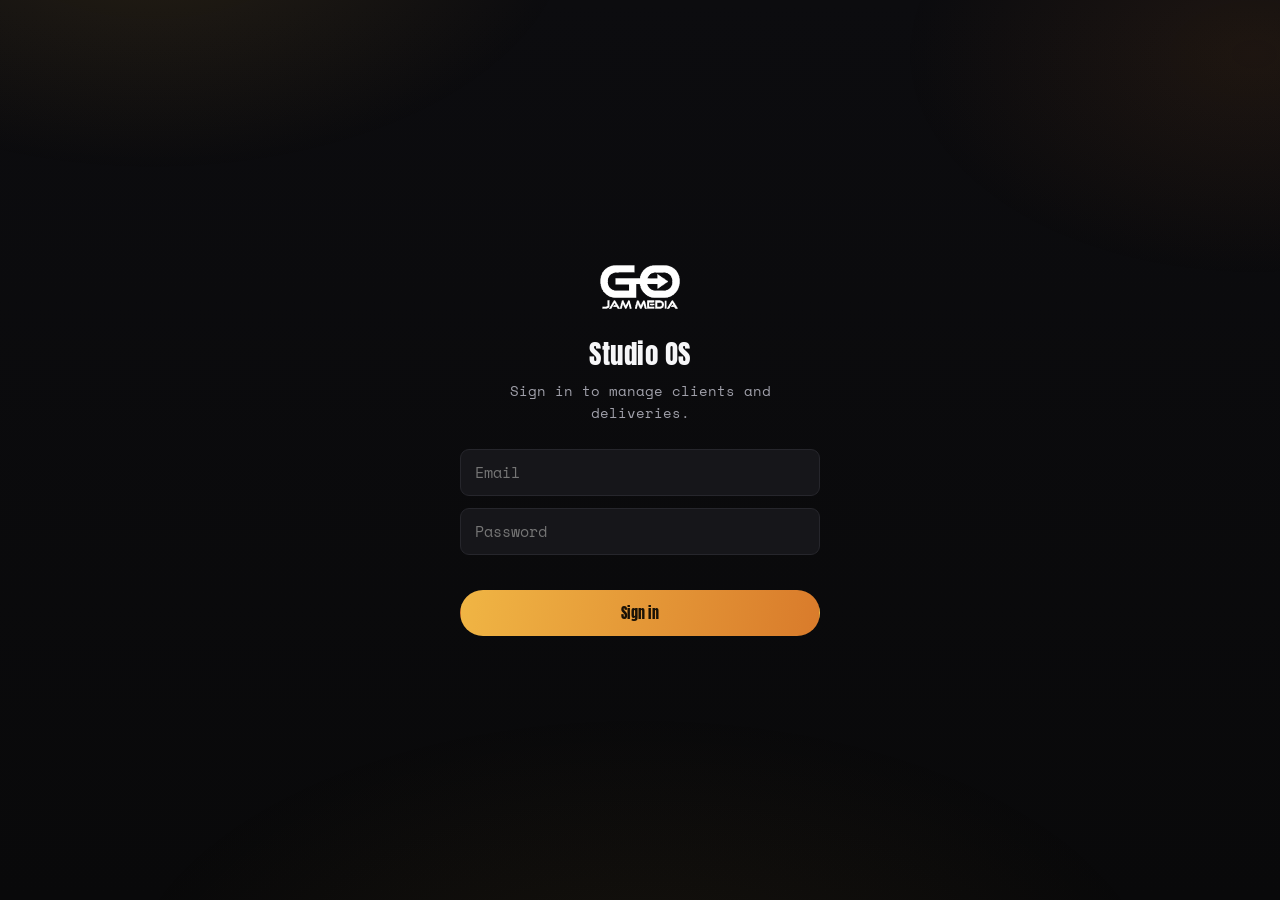
<file: admin/index.html>
<!DOCTYPE html>
<html lang="en">
<head>
  <meta charset="UTF-8" />
  <meta name="viewport" content="width=device-width, initial-scale=1.0" />
  <title>Studio OS | Go Jam Media</title>
  <meta name="robots" content="noindex, nofollow" />
  <link rel="icon" type="image/png" sizes="48x48" href="/favicon-48.png" />
  <link rel="preconnect" href="https://fonts.googleapis.com" />
  <link rel="preconnect" href="https://fonts.gstatic.com" crossorigin />
  <link href="https://fonts.googleapis.com/css2?family=Anton&family=Space+Mono:wght@400;700&display=swap" rel="stylesheet" />
  <link rel="stylesheet" href="/admin/admin.css" />
</head>
<body>

  <!-- LOGIN -->
  <div class="login-wrap" id="login">
    <form class="login-card" id="login-form">
      <img src="/images/logo.png" alt="Go Jam Media" />
      <h1>Studio OS</h1>
      <p>Sign in to manage clients and deliveries.</p>
      <input type="email" id="login-email" placeholder="Email" autocomplete="username" required />
      <input type="password" id="login-pass" placeholder="Password" autocomplete="current-password" required />
      <div class="login-err" id="login-err"></div>
      <button type="submit" class="btn btn-primary" style="width:100%;justify-content:center;" id="login-btn">Sign in</button>
    </form>
  </div>

  <!-- APP -->
  <div id="app" class="hidden">
    <header class="topbar">
      <a class="brand" href="#/priority" data-nav="priority" title="Priority GO" aria-label="Priority GO"><img src="/images/logo.png" alt="Go Jam Media" /></a>
      <nav id="nav">
        <a href="#/dashboard" data-nav="dashboard" class="nav-dash">Dashboard</a>
        <a href="#/onboarding" data-nav="onboarding">Onboarding</a>
        <a href="#/clients" data-nav="clients">Clients</a>
        <a href="#/projects" data-nav="projects">Projects</a>
        <a href="#/deliveries" data-nav="deliveries">Deliveries</a>
      </nav>
      <div class="spacer"></div>
      <span class="who" id="who"></span>
      <button class="btn btn-ghost btn-sm" id="signout">Sign out</button>
    </header>
    <main class="wrap" id="view"><!-- views render here --></main>
  </div>

  <div id="modal-root"></div>
  <div class="toast" id="toast"></div>

  <script type="module" src="/admin/app.js"></script>
</body>
</html>
</file>
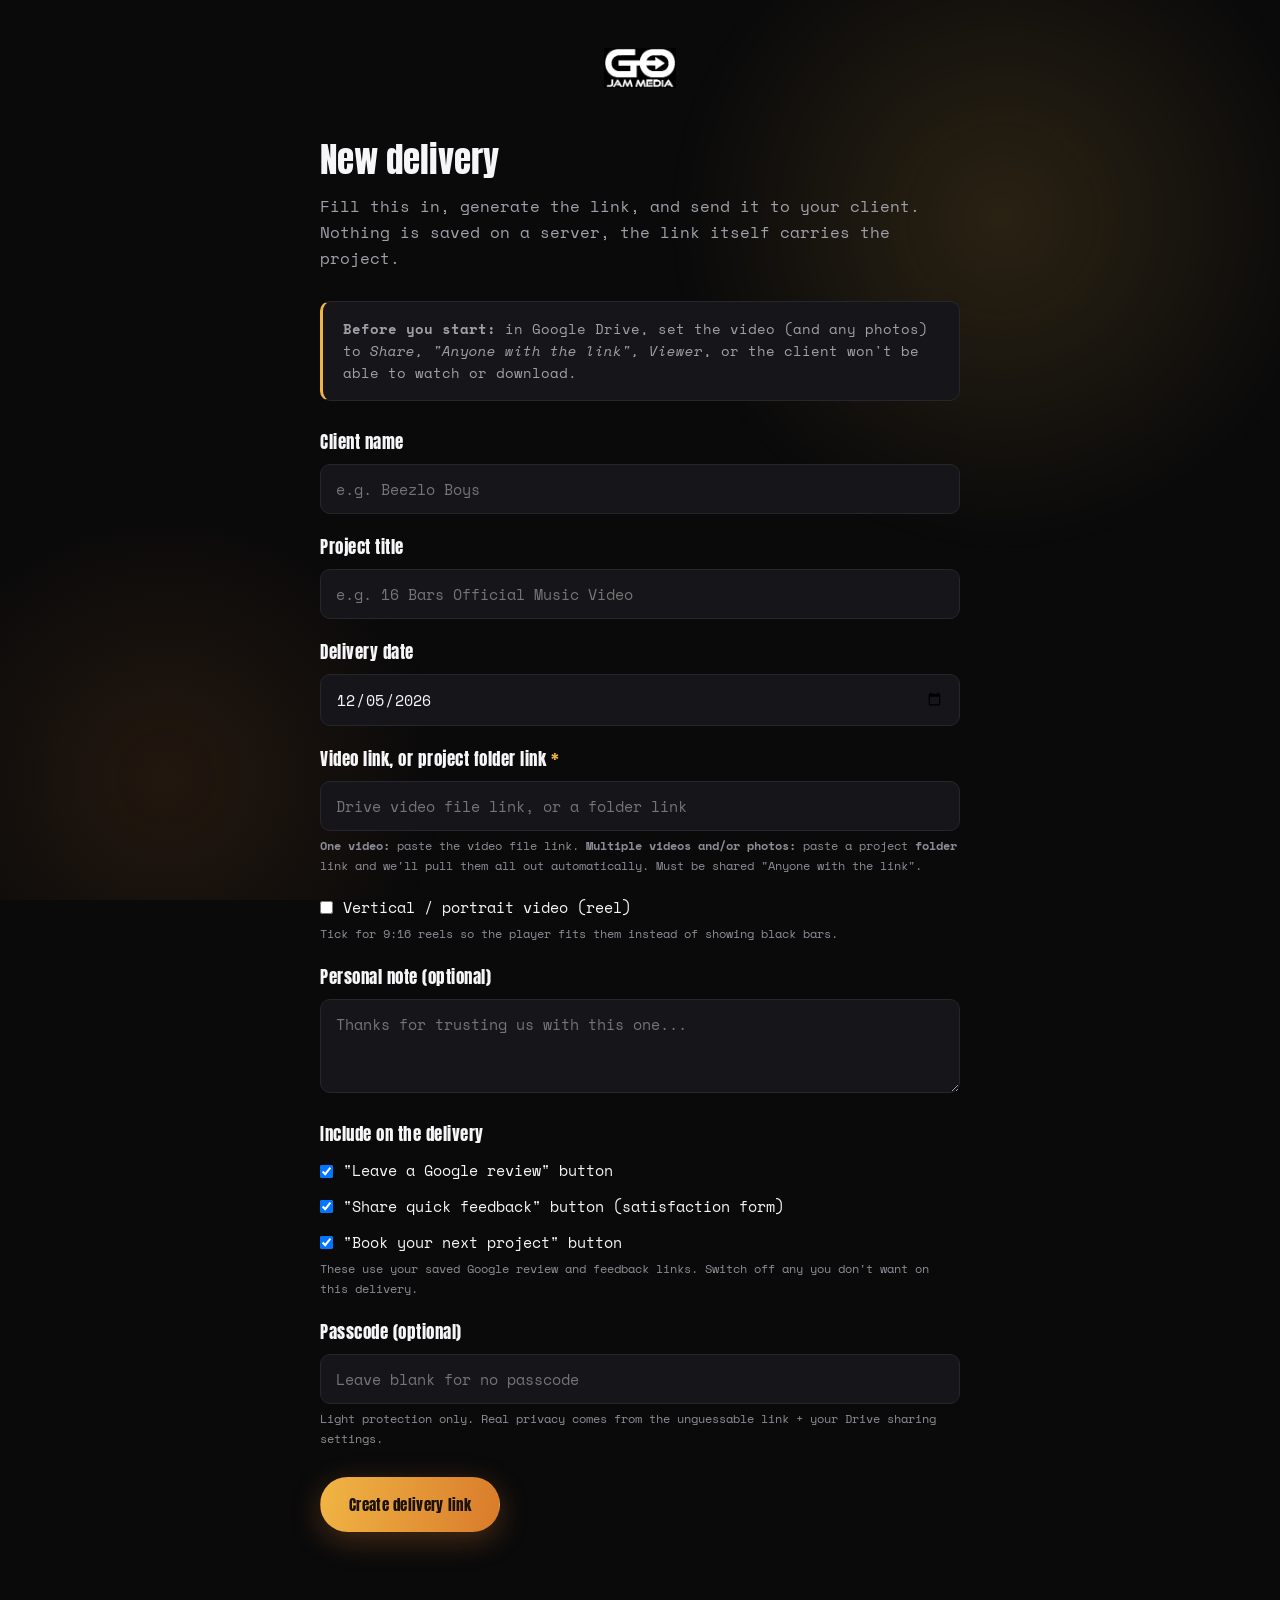
<file: deliver-new.html>
<!DOCTYPE html>
<html lang="en">
<head>
  <meta charset="UTF-8" />
  <meta name="viewport" content="width=device-width, initial-scale=1.0" />
  <title>New delivery | Go Jam Media</title>
  <meta name="robots" content="noindex, nofollow" />
  <link rel="icon" type="image/png" sizes="48x48" href="/favicon-48.png" />
  <link rel="preconnect" href="https://fonts.googleapis.com" />
  <link rel="preconnect" href="https://fonts.gstatic.com" crossorigin />
  <link href="https://fonts.googleapis.com/css2?family=Anton&family=Space+Mono:wght@400;700&display=swap" rel="stylesheet" />
  <link rel="stylesheet" href="css/deliver.css" />
</head>
<body>
  <div class="glow"></div>
  <main class="page">
    <header class="dl-head"><img class="dl-logo" src="images/logo.png" alt="Go Jam Media" /></header>
    <div class="wrap bld">
      <h1>New delivery</h1>
      <p class="sub">Fill this in, generate the link, and send it to your client. Nothing is saved on a server, the link itself carries the project.</p>

      <div class="bld-note">
        <strong>Before you start:</strong> in Google Drive, set the video (and any photos) to
        <em>Share, "Anyone with the link", Viewer</em>, or the client won't be able to watch or download.
      </div>

      <div class="field">
        <label for="f-client">Client name</label>
        <input type="text" id="f-client" placeholder="e.g. Beezlo Boys" list="dl-clients" autocomplete="off" />
        <datalist id="dl-clients"></datalist>
        <div class="hint" id="client-hint" style="display:none">Pick from your list, or type a new name to add the client.</div>
      </div>
      <div class="field">
        <label for="f-title">Project title</label>
        <input type="text" id="f-title" placeholder="e.g. 16 Bars Official Music Video" />
      </div>
      <div class="field" id="project-field" style="display:none">
        <label for="f-project">Link to a project (optional)</label>
        <select id="f-project"><option value="">None</option></select>
      </div>
      <div class="field">
        <label for="f-date">Delivery date</label>
        <input type="date" id="f-date" />
      </div>
      <div class="field">
        <label for="f-video">Video link, or project folder link <span style="color:var(--accent-1)">*</span></label>
        <input type="text" id="f-video" placeholder="Drive video file link, or a folder link" />
        <div class="hint"><strong>One video:</strong> paste the video file link. <strong>Multiple videos and/or photos:</strong> paste a project <strong>folder</strong> link and we'll pull them all out automatically. Must be shared "Anyone with the link".</div>
      </div>
      <div class="field">
        <label class="tog"><input type="checkbox" id="f-portrait" /> Vertical / portrait video (reel)</label>
        <div class="hint">Tick for 9:16 reels so the player fits them instead of showing black bars.</div>
      </div>
      <div class="field">
        <label for="f-note">Personal note (optional)</label>
        <textarea id="f-note" rows="3" placeholder="Thanks for trusting us with this one..."></textarea>
      </div>
      <div class="field">
        <label>Include on the delivery</label>
        <label class="tog"><input type="checkbox" id="f-review" checked /> "Leave a Google review" button</label>
        <label class="tog"><input type="checkbox" id="f-feedback" checked /> "Share quick feedback" button (satisfaction form)</label>
        <label class="tog"><input type="checkbox" id="f-cta" checked /> "Book your next project" button</label>
        <div class="hint">These use your saved Google review and feedback links. Switch off any you don't want on this delivery.</div>
      </div>
      <div class="field">
        <label for="f-pass">Passcode (optional)</label>
        <input type="text" id="f-pass" placeholder="Leave blank for no passcode" />
        <div class="hint">Light protection only. Real privacy comes from the unguessable link + your Drive sharing settings.</div>
      </div>

      <button class="btn btn-primary" id="gen" style="margin-top:8px;">Create delivery link</button>

      <div class="result hidden" id="result">
        <strong>Delivery link ready. Send this to your client:</strong>
        <div class="link-box">
          <input type="text" id="out-link" readonly />
          <button class="btn btn-ghost" id="copy">Copy</button>
        </div>
        <a class="btn btn-ghost" id="preview" target="_blank" rel="noopener">Preview it</a>
        <div class="hint" id="saved-note" style="margin-top:10px"></div>
      </div>
    </div>
  </main>

  <script>
  (function () {
    "use strict";
    var PROD_BASE = "https://gojam.co.za";

    // default date = today
    var dateEl = document.getElementById("f-date");
    dateEl.value = new Date().toISOString().slice(0, 10);

    function driveId(url) {
      if (!url) return "";
      url = url.trim();
      var m = url.match(/\/d\/([a-zA-Z0-9_-]+)/) || url.match(/[?&]id=([a-zA-Z0-9_-]+)/);
      if (m) return m[1];
      if (/^[a-zA-Z0-9_-]{10,}$/.test(url)) return url; // looks like a bare id
      return "";
    }
    function posterUrl(val) {
      if (!val) return "";
      val = val.trim();
      if (/^https?:\/\//.test(val) && val.indexOf("drive.google.com") === -1) return val; // direct image URL
      var id = driveId(val);
      return id ? "https://drive.google.com/thumbnail?id=" + id + "&sz=w1600" : val;
    }
    function folderId(url) {
      if (!url) return "";
      var m = url.match(/\/folders\/([a-zA-Z0-9_-]+)/);
      return m ? m[1] : "";
    }
    function b64encode(str) {
      return btoa(encodeURIComponent(str).replace(/%([0-9A-F]{2})/g, function (_, p) {
        return String.fromCharCode("0x" + p);
      }));
    }

    document.getElementById("gen").addEventListener("click", function () {
      var mainVal = document.getElementById("f-video").value.trim();
      var mainFolder = folderId(mainVal);
      var videoId = mainFolder ? "" : driveId(mainVal);
      if (!mainFolder && !videoId) { alert("Paste a Google Drive video link, or a project folder link."); return; }

      var data = {};
      if (mainFolder) {
        // the delivery page auto-detects the video + photos from this one folder
        data.folder = mainFolder;
      } else {
        data.videoId = videoId;
      }

      var client = document.getElementById("f-client").value.trim();
      var title = document.getElementById("f-title").value.trim();
      var date = document.getElementById("f-date").value;
      var note = document.getElementById("f-note").value.trim();
      var pass = document.getElementById("f-pass").value.trim();
      if (document.getElementById("f-portrait").checked) data.portrait = true;
      if (!document.getElementById("f-review").checked) data.noReview = true;
      if (!document.getElementById("f-feedback").checked) data.noFeedback = true;
      if (!document.getElementById("f-cta").checked) data.noCta = true;
      if (client) data.client = client;
      if (title) data.title = title;
      if (date) data.date = date;
      if (note) data.note = note;
      if (pass) data.pass = pass;

      var hash = b64encode(JSON.stringify(data));
      document.getElementById("out-link").value = PROD_BASE + "/deliver.html#" + hash;
      document.getElementById("preview").setAttribute("href", location.origin + "/deliver.html#" + hash);
      document.getElementById("result").classList.remove("hidden");
      document.getElementById("result").scrollIntoView({ behavior: "smooth" });
    });

    document.getElementById("copy").addEventListener("click", function () {
      var out = document.getElementById("out-link");
      out.select();
      try { navigator.clipboard.writeText(out.value); } catch (e) { document.execCommand("copy"); }
      this.textContent = "Copied!";
      var self = this;
      setTimeout(function () { self.textContent = "Copy"; }, 1600);
    });
  })();
  </script>

  <script type="module">
  // If you're logged into the admin (same browser), save each generated
  // delivery into the Deliveries table so it shows up in Studio OS.
  import { supa } from "/admin/supa-config.js";
  const $ = (id) => document.getElementById(id);
  const fid = (u) => { const m = (u || "").match(/\/folders\/([a-zA-Z0-9_-]+)/); return m ? m[1] : ""; };
  const vidId = (u) => { if (!u) return ""; u = u.trim(); const m = u.match(/\/d\/([a-zA-Z0-9_-]+)/) || u.match(/[?&]id=([a-zA-Z0-9_-]+)/); if (m) return m[1]; if (/^[a-zA-Z0-9_-]{10,}$/.test(u)) return u; return ""; };
  const attr = (s) => String(s == null ? "" : s).replace(/&/g, "&amp;").replace(/"/g, "&quot;").replace(/</g, "&lt;");

  (async function () {
    let session;
    try { session = (await supa.auth.getSession()).data.session; } catch (e) { return; }
    if (!session) return; // not logged in: link-only mode, nothing changes

    let CL = [], PR = [], lastSaved = "";
    const cRes = await supa.from("clients").select("id,name").order("name");
    CL = cRes.data || [];
    $("dl-clients").innerHTML = CL.map((c) => `<option value="${attr(c.name)}"></option>`).join("");
    $("client-hint").style.display = "";
    const pRes = await supa.from("projects").select("id,title,client_id").order("created_at", { ascending: false });
    PR = pRes.data || [];
    $("project-field").style.display = "";

    const fillProjects = () => {
      const nm = ($("f-client").value || "").trim().toLowerCase();
      const cli = CL.find((c) => c.name.toLowerCase() === nm);
      const opts = cli ? PR.filter((p) => p.client_id === cli.id) : [];
      $("f-project").innerHTML = `<option value="">None</option>` + opts.map((p) => `<option value="${p.id}">${attr(p.title)}</option>`).join("");
    };
    $("f-client").addEventListener("input", fillProjects);
    fillProjects();

    // runs after the generator above has set the link + revealed the result
    $("gen").addEventListener("click", async function () {
      if ($("result").classList.contains("hidden")) return;
      const link = $("out-link").value;
      if (!link || link === lastSaved) return;
      lastSaved = link;
      const mv = $("f-video").value.trim();
      const fol = fid(mv);
      const vd = fol ? "" : vidId(mv);
      const cname = $("f-client").value.trim();
      let clientId = null;
      if (cname) {
        const cli = CL.find((c) => c.name.toLowerCase() === cname.toLowerCase());
        if (cli) clientId = cli.id;
        else {
          const u = (await supa.auth.getUser()).data.user;
          const ins = await supa.from("clients").insert({ name: cname, type: "artist", status: "active", created_by: u ? u.id : null }).select().single();
          if (!ins.error) { clientId = ins.data.id; CL.push(ins.data); }
        }
      }
      const date = $("f-date").value;
      const res = await supa.from("deliveries").insert({
        project_id: $("f-project").value || null,
        client_id: clientId,
        title: $("f-title").value.trim() || null,
        delivery_link: link,
        drive_folder_id: fol || null,
        drive_video_id: vd || null,
        portrait: $("f-portrait").checked,
        delivered_at: date ? new Date(date).toISOString() : new Date().toISOString(),
      });
      $("saved-note").textContent = res.error ? ("Not saved to admin: " + res.error.message) : "Saved to your Deliveries tab in the admin.";
    });
  })();
  </script>
</body>
</html>
</file>
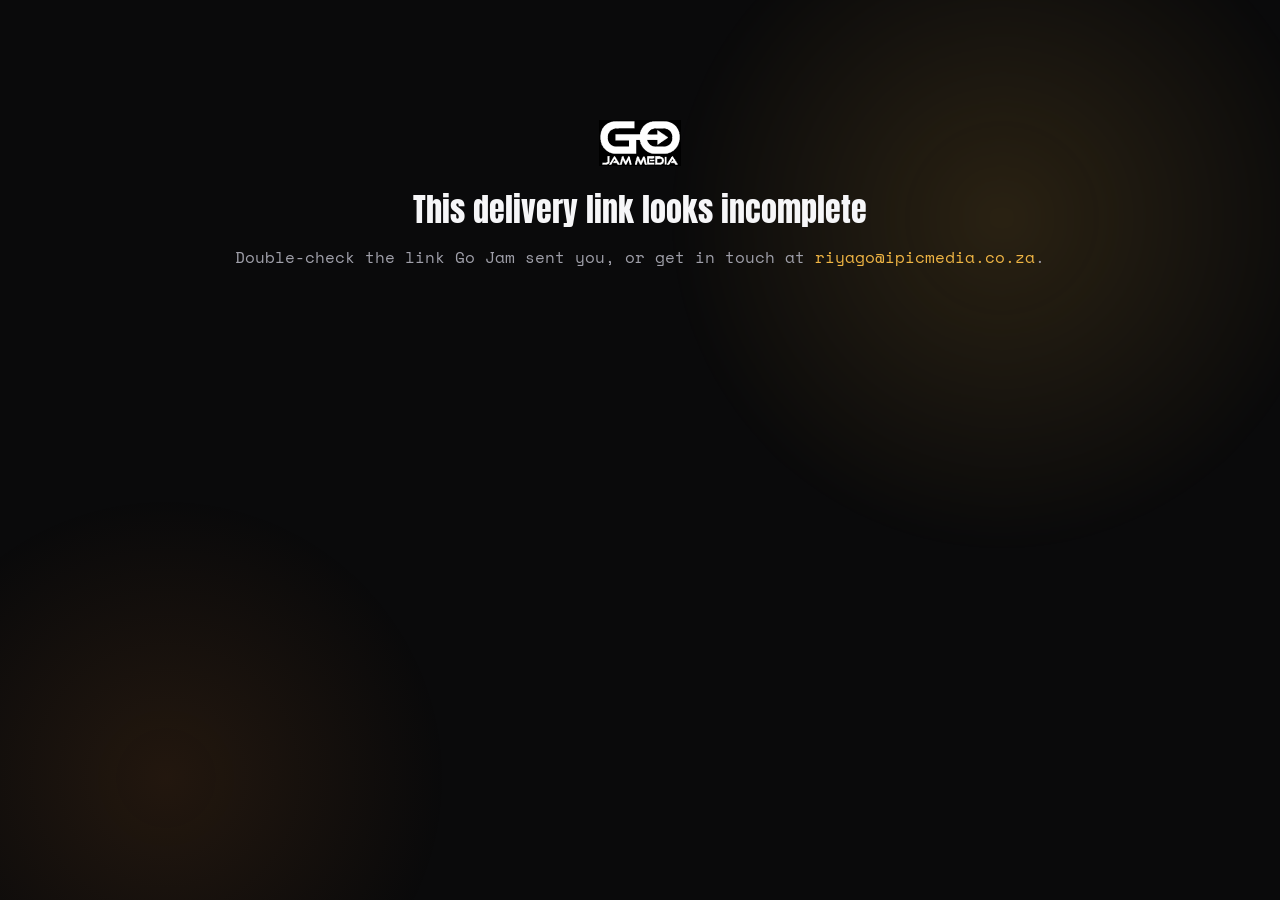
<file: deliver.html>
<!DOCTYPE html>
<html lang="en">
<head>
  <meta charset="UTF-8" />
  <meta name="viewport" content="width=device-width, initial-scale=1.0" />
  <title>Your delivery | Go Jam Media</title>
  <meta name="robots" content="noindex, nofollow" />
  <link rel="icon" type="image/png" sizes="48x48" href="/favicon-48.png" />
  <link rel="apple-touch-icon" href="/apple-touch-icon.png" />
  <link rel="preconnect" href="https://fonts.googleapis.com" />
  <link rel="preconnect" href="https://fonts.gstatic.com" crossorigin />
  <link href="https://fonts.googleapis.com/css2?family=Anton&family=Space+Mono:wght@400;700&display=swap" rel="stylesheet" />
  <link rel="stylesheet" href="css/deliver.css" />
</head>
<body>
  <div class="glow"></div>

  <!-- password gate (shown only when a delivery is password-protected) -->
  <div class="gate hidden" id="gate">
    <div class="gate-inner">
      <img src="images/logo.png" alt="Go Jam Media" />
      <h1>This delivery is private</h1>
      <p>Enter the passcode Go Jam sent you to view your project.</p>
      <input type="password" id="gate-input" placeholder="Passcode" autocomplete="off" />
      <div class="err" id="gate-err"></div>
      <button class="btn btn-primary" id="gate-btn" style="width:100%;justify-content:center;">Unlock</button>
    </div>
  </div>

  <main class="page hidden" id="page">
    <header class="dl-head">
      <a href="index.html"><img class="dl-logo" src="images/logo.png" alt="Go Jam Media" /></a>
    </header>
    <div class="wrap" id="content"><!-- filled by JS --></div>
  </main>

  <!-- shown when the link has no / broken data -->
  <main class="page hidden" id="empty">
    <div class="wrap dl-empty">
      <img class="dl-logo" src="images/logo.png" alt="Go Jam Media" style="margin:0 auto;height:46px;" />
      <h1>This delivery link looks incomplete</h1>
      <p>Double-check the link Go Jam sent you, or get in touch at <a href="mailto:riyago@ipicmedia.co.za">riyago@ipicmedia.co.za</a>.</p>
    </div>
  </main>

  <!-- lightbox for enlarging photos -->
  <div class="lb hidden" id="lb" aria-hidden="true">
    <button class="lb-btn lb-close" id="lb-close" aria-label="Close"><svg viewBox="0 0 24 24" aria-hidden="true"><path d="M6 6l12 12M18 6L6 18" fill="none" stroke="currentColor" stroke-width="2.4" stroke-linecap="round"/></svg></button>
    <button class="lb-btn lb-prev" id="lb-prev" aria-label="Previous photo"><svg viewBox="0 0 24 24" aria-hidden="true"><path d="M15 5l-7 7 7 7" fill="none" stroke="currentColor" stroke-width="2.4" stroke-linecap="round" stroke-linejoin="round"/></svg></button>
    <img id="lb-img" alt="Project photo" />
    <button class="lb-btn lb-next" id="lb-next" aria-label="Next photo"><svg viewBox="0 0 24 24" aria-hidden="true"><path d="M9 5l7 7-7 7" fill="none" stroke="currentColor" stroke-width="2.4" stroke-linecap="round" stroke-linejoin="round"/></svg></button>
  </div>

  <script>
  (function () {
    "use strict";

    // a new delivery link (hash) should always show its own project
    window.addEventListener("hashchange", function () { location.reload(); });

    // Google Drive API key (referrer-restricted to gojam.co.za, Drive API only):
    // a folder link auto-builds the enlargeable gallery; falls back to Drive's grid on error.
    // Declared up here so it is set before the page renders the gallery.
    var API_KEY = "AIzaSyA1MswWMe1nyw4hrXM6g49gxH2ko1y0pi8";

    function b64decode(s) {
      try {
        return decodeURIComponent(Array.prototype.map.call(atob(s), function (c) {
          return "%" + ("00" + c.charCodeAt(0).toString(16)).slice(-2);
        }).join(""));
      } catch (e) { return null; }
    }
    function esc(s) {
      return String(s == null ? "" : s)
        .replace(/&/g, "&amp;").replace(/</g, "&lt;").replace(/>/g, "&gt;")
        .replace(/"/g, "&quot;").replace(/'/g, "&#39;");
    }
    function cleanName(name) {
      var n = String(name || "").replace(/\.[a-z0-9]{2,4}$/i, "");
      return n.trim() || String(name || "");
    }

    // --- parse the delivery data from the URL hash ---
    var raw = location.hash.slice(1);
    var data = null;
    if (raw) {
      var json = b64decode(raw);
      if (json) { try { data = JSON.parse(json); } catch (e) { data = null; } }
    }

    var elGate = document.getElementById("gate");
    var elPage = document.getElementById("page");
    var elEmpty = document.getElementById("empty");

    if (!data || (!data.videoId && !data.folder && !(data.videos && data.videos.length))) {
      elEmpty.classList.remove("hidden");
      return;
    }

    // folder deliveries get the browsable folder view (handles nested subfolders)
    var BROWSE = !!(data.folder && !data.videoId);
    var FOLDER_MIME = "application/vnd.google-apps.folder";

    // --- password gate (light protection) ---
    var unlockedKey = "gojam-dl-" + raw.slice(0, 24);
    function reveal() { elGate.classList.add("hidden"); elPage.classList.remove("hidden"); prepareAndRender(); }
    function showError() { elPage.classList.add("hidden"); elGate.classList.add("hidden"); elEmpty.classList.remove("hidden"); }
    function listFolder(fid) {
      var q = "'" + fid + "' in parents and trashed=false";
      var url = "https://www.googleapis.com/drive/v3/files?q=" + encodeURIComponent(q) +
        "&key=" + encodeURIComponent(API_KEY) + "&fields=files(id,name,mimeType,videoMediaMetadata(width,height))&orderBy=name_natural&pageSize=500";
      return fetch(url).then(function (r) { return r.json(); });
    }
    // Folder deliveries render the chrome, then the browser lists the folder live
    // (so subfolders are browsable). Single-video deliveries render straight away.
    function prepareAndRender() { render(); }
    if (data.pass) {
      var already = false;
      try { already = sessionStorage.getItem(unlockedKey) === "1"; } catch (e) {}
      if (already) { reveal(); }
      else {
        elGate.classList.remove("hidden");
        var input = document.getElementById("gate-input");
        var errEl = document.getElementById("gate-err");
        var tryUnlock = function () {
          if (input.value === data.pass) {
            try { sessionStorage.setItem(unlockedKey, "1"); } catch (e) {}
            reveal();
          } else { errEl.textContent = "That passcode isn't right. Try again."; }
        };
        document.getElementById("gate-btn").addEventListener("click", tryUnlock);
        input.addEventListener("keydown", function (e) { if (e.key === "Enter") tryUnlock(); });
        input.focus();
      }
    } else {
      reveal();
    }

    function render() {
      var v = data;
      // site-wide defaults so every delivery shows the review (and later the feedback form)
      var REVIEW_URL = "https://g.page/r/CdWlIt-KzBo2EAI/review";
      var FEEDBACK_URL = "https://www.jotform.com/262861969493072"; // Go Jam customer feedback form
      var reviewUrl = v.noReview ? "" : (v.reviewUrl || REVIEW_URL);
      var feedbackUrl = v.noFeedback ? "" : (v.feedbackUrl || FEEDBACK_URL);
      var dateStr = "";
      if (v.date) {
        var d = new Date(v.date);
        if (!isNaN(d)) dateStr = d.toLocaleDateString("en-ZA", { year: "numeric", month: "long", day: "numeric" });
      }

      var html = "";
      // intro
      html += '<div class="dl-intro">';
      html += '<div class="dl-eyebrow"><span class="dot"></span> ' + (v.client ? "Delivery for " + esc(v.client) : "Your project is ready") + '</div>';
      html += '<h1 class="dl-title">' + esc(v.title || "Your final video") + '</h1>';
      var metaBits = [];
      if (dateStr) metaBits.push(dateStr);
      metaBits.push("Final delivery from Go Jam Media");
      html += '<p class="dl-meta">' + metaBits.join("  &nbsp;/&nbsp;  ") + '</p>';
      html += '</div>';

      if (BROWSE) {
        // browsable folder view — filled after render (subfolders, videos + photos)
        html += '<div id="dl-browser" class="dl-browser"><p class="dl-meta" style="text-align:center;padding:50px 0;">Loading your files…</p></div>';
      } else {
        // single-video (or explicit list) delivery — one player per video
        var videos = (v.videos && v.videos.length) ? v.videos : [{ id: v.videoId, portrait: v.portrait }];
        var multiVid = videos.length > 1;
        videos.slice(0, 12).forEach(function (vid) {
          html += videoBlockHtml({ id: vid.id, name: vid.name, w: vid.w, h: vid.h, portrait: vid.portrait }, multiVid, v.portrait);
        });
        if (videos.length > 12) {
          html += '<p class="dl-meta" style="margin-top:30px;">+ ' + (videos.length - 12) + ' more videos.</p>';
        }
      }

      // note
      if (v.note) {
        html += '<div class="dl-note"><strong>A note from Go Jam</strong>' + esc(v.note) + '</div>';
      }

      // photos — a click-to-enlarge gallery (folder or individual links); filled after render
      if (!BROWSE && ((v.photos && v.photos.length) || v.photoFolder)) {
        var folderUrl = v.photoFolder ? "https://drive.google.com/drive/folders/" + encodeURIComponent(v.photoFolder) : "";
        html += '<div class="dl-section-head dl-section-head--row"><h2>Photos</h2>';
        if (folderUrl) {
          html += '<a class="btn btn-ghost btn-sm" href="' + esc(folderUrl) + '" target="_blank" rel="noopener"><svg viewBox="0 0 24 24" aria-hidden="true"><path d="M14 4h6v6M20 4l-9 9M9 5H5a1 1 0 0 0-1 1v13a1 1 0 0 0 1 1h13a1 1 0 0 0 1-1v-4" fill="none" stroke="currentColor" stroke-width="2" stroke-linecap="round" stroke-linejoin="round"/></svg>Open in Drive</a>';
        }
        html += '</div><div id="photo-area"></div>';
      }

      // feedback / review
      if (reviewUrl || feedbackUrl) {
        html += '<div class="dl-feedback">';
        html += '<h2>How did we do?</h2>';
        html += '<p>Your feedback means the world, and a quick review helps other artists and brands find us.</p>';
        html += '<div class="dl-actions">';
        if (reviewUrl) {
          html += '<a class="btn btn-primary" href="' + esc(reviewUrl) + '" target="_blank" rel="noopener"><svg viewBox="0 0 24 24" aria-hidden="true"><path d="M12 2.5l2.9 6 6.6.9-4.8 4.6 1.2 6.5L12 18.4 6.1 21l1.2-6.5L2.5 9.9l6.6-.9z"/></svg>Leave a Google review</a>';
        }
        if (feedbackUrl) {
          html += '<a class="btn btn-ghost" href="' + esc(feedbackUrl) + '" target="_blank" rel="noopener"><svg viewBox="0 0 24 24" aria-hidden="true"><path d="M21 15a2 2 0 0 1-2 2H7l-4 4V5a2 2 0 0 1 2-2h14a2 2 0 0 1 2 2z" fill="none" stroke="currentColor" stroke-width="2" stroke-linejoin="round"/></svg>Share quick feedback</a>';
        }
        html += '</div></div>';
      }

      // next steps
      if (!v.noCta) {
        var ctaUrl = v.ctaUrl || "https://gojam.co.za/book.html";
        var ctaLabel = v.ctaLabel || "Book your next project";
        html += '<div class="dl-cta">';
        html += '<h2>Loved it?</h2>';
        html += '<p>If this is the kind of work you want more of, let\'s line up the next one.</p>';
        html += '<a class="btn btn-primary" href="' + esc(ctaUrl) + '" target="_blank" rel="noopener">' + esc(ctaLabel) + '</a>';
        html += '</div>';
      }

      // footer
      html += '<footer class="dl-foot">';
      html += '<div>Delivered by Go Jam Media &nbsp;/&nbsp; <a href="mailto:riyago@ipicmedia.co.za">riyago@ipicmedia.co.za</a></div>';
      html += '<div class="soc"><a href="https://www.instagram.com/gojammedia/" target="_blank" rel="noopener">Instagram</a><a href="https://www.youtube.com/@gojammedia" target="_blank" rel="noopener">YouTube</a><a href="https://gojam.co.za" target="_blank" rel="noopener">gojam.co.za</a></div>';
      html += '</footer>';

      document.getElementById("content").innerHTML = html;
      if (BROWSE) renderBrowser(data.folder, [{ id: data.folder, name: (v.title ? v.title : "All files") }]);
      else setupPhotos(v);
    }

    // ---------- one video player block (shared by single + folder views) ----------
    function videoBlockHtml(vid, multi, fallbackPortrait) {
      var isPortrait = (typeof vid.portrait === "boolean") ? vid.portrait
        : (vid.h && vid.w) ? (vid.h > vid.w) : !!fallbackPortrait;
      var dl = "https://drive.google.com/uc?export=download&id=" + encodeURIComponent(vid.id);
      var view = "https://drive.google.com/file/d/" + encodeURIComponent(vid.id) + "/view";
      var h = '<div class="dl-video-block">';
      if (multi && vid.name) h += '<div class="dl-video-label">' + esc(cleanName(vid.name)) + '</div>';
      h += '<div class="dl-video' + (isPortrait ? ' is-portrait' : '') + '">';
      h += '<iframe src="https://drive.google.com/file/d/' + encodeURIComponent(vid.id) + '/preview" allow="autoplay; fullscreen" allowfullscreen title="' + esc(vid.name || "Project video") + '"></iframe>';
      h += '</div>';
      h += '<div class="dl-actions">';
      h += '<a class="btn btn-primary" href="' + esc(dl) + '" target="_blank" rel="noopener"><svg viewBox="0 0 24 24" aria-hidden="true"><path d="M12 3v12m0 0l-4.5-4.5M12 15l4.5-4.5M5 21h14" fill="none" stroke="#1a1206" stroke-width="2" stroke-linecap="round" stroke-linejoin="round"/></svg>Download' + (multi ? '' : ' video') + '</a>';
      h += '<a class="btn btn-ghost" href="' + esc(view) + '" target="_blank" rel="noopener"><svg viewBox="0 0 24 24" aria-hidden="true"><path d="M14 4h6v6M20 4l-9 9M9 5H5a1 1 0 0 0-1 1v13a1 1 0 0 0 1 1h13a1 1 0 0 0 1-1v-4" fill="none" stroke="currentColor" stroke-width="2" stroke-linecap="round" stroke-linejoin="round"/></svg>Open in Drive</a>';
      h += '</div></div>';
      return h;
    }

    // ---------- folder browser (nested subfolders + media) ----------
    function renderBrowser(folderId, crumbs) {
      var area = document.getElementById("dl-browser");
      if (!area) return;
      area.innerHTML = '<p class="dl-meta" style="text-align:center;padding:50px 0;">Loading your files…</p>';
      listFolder(folderId).then(function (j) {
        if (!j || j.error) throw new Error("drive");
        var files = (j && j.files) || [];
        var folders = files.filter(function (f) { return (f.mimeType || "") === FOLDER_MIME; });
        var vids = files.filter(function (f) { return /^video\//.test(f.mimeType || ""); });
        var imgs = files.filter(function (f) { return /^image\//.test(f.mimeType || ""); });

        var h = '<div class="dl-browser-bar">';
        h += '<div class="dl-crumbs">';
        crumbs.forEach(function (c, i) {
          if (i > 0) h += '<span class="dl-crumb-sep">/</span>';
          if (i < crumbs.length - 1) h += '<a href="#" class="dl-crumb" data-ci="' + i + '">' + esc(c.name) + '</a>';
          else h += '<span class="dl-crumb dl-crumb-cur">' + esc(c.name) + '</span>';
        });
        h += '</div>';
        h += '<a class="btn btn-ghost btn-sm" href="https://drive.google.com/drive/folders/' + encodeURIComponent(folderId) + '" target="_blank" rel="noopener"><svg viewBox="0 0 24 24" aria-hidden="true"><path d="M14 4h6v6M20 4l-9 9M9 5H5a1 1 0 0 0-1 1v13a1 1 0 0 0 1 1h13a1 1 0 0 0 1-1v-4" fill="none" stroke="currentColor" stroke-width="2" stroke-linecap="round" stroke-linejoin="round"/></svg>Open in Drive</a>';
        h += '</div>';

        if (!folders.length && !vids.length && !imgs.length) {
          h += '<p class="dl-meta" style="text-align:center;padding:40px 0;">This folder is empty.</p>';
        }
        if (folders.length) {
          h += '<div class="dl-folders">';
          folders.forEach(function (f) {
            h += '<button class="dl-folder-tile" data-fid="' + esc(f.id) + '" data-fname="' + esc(f.name) + '"><svg viewBox="0 0 24 24" aria-hidden="true"><path d="M3 7a2 2 0 0 1 2-2h4l2 2h8a2 2 0 0 1 2 2v8a2 2 0 0 1-2 2H5a2 2 0 0 1-2-2z" fill="none" stroke="currentColor" stroke-width="1.8" stroke-linejoin="round"/></svg><span>' + esc(f.name) + '</span></button>';
          });
          h += '</div>';
        }
        if (vids.length) {
          var multi = vids.length > 1;
          vids.slice(0, 12).forEach(function (f) {
            var m = f.videoMediaMetadata || {};
            h += videoBlockHtml({ id: f.id, name: f.name, w: m.width, h: m.height }, multi, data.portrait);
          });
          if (vids.length > 12) h += '<p class="dl-meta" style="margin-top:20px;">+ ' + (vids.length - 12) + ' more videos here. Use "Open in Drive" above to view them all.</p>';
        }
        if (imgs.length) {
          h += '<div class="dl-section-head"><h2>Photos</h2></div><div id="photo-area"></div>';
        }
        area.innerHTML = h;

        area.querySelectorAll(".dl-crumb[data-ci]").forEach(function (a) {
          a.addEventListener("click", function (e) { e.preventDefault(); var ci = +a.getAttribute("data-ci"); renderBrowser(crumbs[ci].id, crumbs.slice(0, ci + 1)); });
        });
        area.querySelectorAll(".dl-folder-tile").forEach(function (b) {
          b.addEventListener("click", function () { renderBrowser(b.getAttribute("data-fid"), crumbs.concat([{ id: b.getAttribute("data-fid"), name: b.getAttribute("data-fname") }])); });
        });
        if (imgs.length) renderGallery(document.getElementById("photo-area"), imgs.map(function (f) { return f.id; }));
      }).catch(function () {
        area.innerHTML = '<div class="dl-folder"><iframe src="https://drive.google.com/embeddedfolderview?id=' + encodeURIComponent(folderId) + '#grid" title="Project files"></iframe></div>';
      });
    }

    // ---------- photos: enlargeable gallery + lightbox ----------
    function photoThumb(id, size) {
      return "https://drive.google.com/thumbnail?id=" + encodeURIComponent(id) + "&sz=w" + size;
    }
    function setupPhotos(v) {
      var area = document.getElementById("photo-area");
      if (!area) return;
      if (v.photos && v.photos.length) {
        renderGallery(area, v.photos);
      } else if (v.photoFolder) {
        if (API_KEY) {
          fetchFolderImages(v.photoFolder).then(function (ids) {
            if (ids && ids.length) renderGallery(area, ids);
            else embedFolder(area, v.photoFolder);
          }).catch(function () { embedFolder(area, v.photoFolder); });
        } else {
          embedFolder(area, v.photoFolder);
        }
      }
    }
    function fetchFolderImages(folderId) {
      var q = "'" + folderId + "' in parents and mimeType contains 'image/' and trashed=false";
      var url = "https://www.googleapis.com/drive/v3/files?q=" + encodeURIComponent(q) +
        "&key=" + encodeURIComponent(API_KEY) + "&fields=files(id,name)&orderBy=name_natural&pageSize=200";
      return fetch(url).then(function (r) { return r.json(); }).then(function (j) {
        return (j.files || []).map(function (f) { return f.id; });
      });
    }
    function embedFolder(area, folderId) {
      area.innerHTML = '<div class="dl-folder"><iframe src="https://drive.google.com/embeddedfolderview?id=' +
        encodeURIComponent(folderId) + '#grid" title="Project photos"></iframe></div>';
    }
    function renderGallery(area, ids) {
      var h = '<div class="dl-gallery">';
      ids.forEach(function (id, i) {
        h += '<a href="' + photoThumb(id, 2000) + '" class="dl-thumb" data-i="' + i + '"><img loading="lazy" src="' + photoThumb(id, 1000) + '" alt="Project photo" /></a>';
      });
      h += '</div>';
      area.innerHTML = h;
      var bigs = ids.map(function (id) { return photoThumb(id, 2000); });
      area.querySelectorAll(".dl-thumb").forEach(function (a, i) {
        a.addEventListener("click", function (e) { e.preventDefault(); openLightbox(bigs, i); });
      });
    }

    // ---------- lightbox ----------
    var lb = { imgs: [], i: 0 };
    function openLightbox(imgs, i) {
      lb.imgs = imgs; lb.i = i;
      document.getElementById("lb-img").src = imgs[i];
      document.getElementById("lb").classList.remove("hidden");
    }
    function moveLightbox(d) {
      lb.i = (lb.i + d + lb.imgs.length) % lb.imgs.length;
      document.getElementById("lb-img").src = lb.imgs[lb.i];
    }
    function closeLightbox() {
      document.getElementById("lb").classList.add("hidden");
      document.getElementById("lb-img").src = "";
    }
    (function wireLightbox() {
      var el = document.getElementById("lb");
      if (!el) return;
      document.getElementById("lb-close").addEventListener("click", closeLightbox);
      document.getElementById("lb-prev").addEventListener("click", function (e) { e.stopPropagation(); moveLightbox(-1); });
      document.getElementById("lb-next").addEventListener("click", function (e) { e.stopPropagation(); moveLightbox(1); });
      el.addEventListener("click", function (e) { if (e.target === el) closeLightbox(); });
      document.addEventListener("keydown", function (e) {
        if (el.classList.contains("hidden")) return;
        if (e.key === "Escape") closeLightbox();
        else if (e.key === "ArrowLeft") moveLightbox(-1);
        else if (e.key === "ArrowRight") moveLightbox(1);
      });
    })();
  })();
  </script>
</body>
</html>
</file>
<file: admin/admin.css>
/* ===========================================================
   Go Jam Studio OS — admin console styles
   =========================================================== */
:root {
  --bg: #0a0a0b;
  --bg-2: #101013;
  --surface: #16161a;
  --surface-2: #1d1d22;
  --border: #26262c;
  --text: #f6f6f8;
  --muted: #a0a0aa;
  --muted-2: #8c8c96;
  --accent-1: #f0b544;
  --accent-2: #d97b2b;
  --accent-grad: linear-gradient(100deg, #f0b544 0%, #d97b2b 100%);
  --radius: 14px;
  --radius-sm: 9px;
  --ease: cubic-bezier(0.22, 1, 0.36, 1);
  --font-display: "Anton", system-ui, sans-serif;
  --font-body: "Space Mono", ui-monospace, SFMono-Regular, Menlo, monospace;
  --green: #4ba36a;
  --red: #e5737a;
  --blue: #6ea8d8;
}
* , *::before, *::after { box-sizing: border-box; margin: 0; padding: 0; }
body { font-family: var(--font-body); background: linear-gradient(180deg, #0c0c0f 0%, #09090a 100%); color: var(--text); line-height: 1.5; -webkit-font-smoothing: antialiased; min-height: 100vh; }
body::before {
  content: ""; position: fixed; inset: 0; z-index: -1; pointer-events: none;
  background:
    radial-gradient(55vw 45vh at 12% -8%, rgba(240,181,68,0.11), transparent 60%),
    radial-gradient(50vw 45vh at 98% 6%, rgba(217,123,43,0.09), transparent 55%),
    radial-gradient(70vw 55vh at 50% 112%, rgba(240,181,68,0.06), transparent 60%);
}
a { color: var(--accent-1); text-decoration: none; }
button { font-family: inherit; cursor: pointer; }
.hidden { display: none !important; }
img { display: block; max-width: 100%; }

/* ---------- login ---------- */
.login-wrap { min-height: 100vh; display: grid; place-items: center; padding: 24px; }
.login-card { width: 100%; max-width: 360px; text-align: center; }
.login-card img { height: 46px; margin: 0 auto 24px; mix-blend-mode: screen; }
.login-card h1 { font-family: var(--font-display); font-weight: 400; font-size: 1.7rem; letter-spacing: 0.02em; margin-bottom: 6px; }
.login-card p { color: var(--muted); font-size: 0.88rem; margin-bottom: 26px; }
.login-card input { width: 100%; margin-bottom: 12px; }
.login-err { color: var(--red); font-size: 0.82rem; min-height: 1.2em; margin-bottom: 8px; }

/* ---------- inputs ---------- */
input, select, textarea {
  width: 100%; padding: 12px 14px; font-family: inherit; font-size: 0.92rem;
  background: var(--surface); border: 1px solid var(--border); border-radius: var(--radius-sm);
  color: var(--text); resize: vertical;
}
input:focus, select:focus, textarea:focus { outline: none; border-color: var(--accent-1); }
label.fld { display: block; text-align: left; margin-bottom: 14px; }
label.fld span { display: block; font-size: 0.8rem; color: var(--muted); margin-bottom: 6px; letter-spacing: 0.02em; }

/* ---------- buttons ---------- */
.btn { display: inline-flex; align-items: center; gap: 8px; padding: 11px 20px; border-radius: 999px; border: 1px solid transparent; font-size: 0.9rem; transition: transform 0.15s var(--ease), border-color 0.15s var(--ease); }
.btn:hover { transform: translateY(-1px); }
.btn-primary { background: var(--accent-grad); color: #1a1206; font-family: var(--font-display); font-weight: 400; letter-spacing: 0.02em; }
.btn-ghost { background: transparent; color: var(--text); border-color: var(--border); }
.btn-ghost:hover { border-color: var(--muted); }
.btn-sm { padding: 7px 14px; font-size: 0.82rem; }
.btn-danger { color: var(--red); background: transparent; border-color: var(--border); }
.btn-danger:hover { border-color: var(--red); }

/* ---------- app shell ---------- */
.topbar { position: sticky; top: 0; z-index: 10; display: flex; align-items: center; gap: 24px; padding: 0 24px; height: 62px; background: rgba(10,10,11,0.85); backdrop-filter: blur(12px); border-bottom: 1px solid var(--border); }
.topbar .brand { display: inline-flex; align-items: center; padding: 5px 12px; border: 1px solid var(--border); border-radius: 999px; transition: border-color 0.15s var(--ease), transform 0.15s var(--ease); }
.topbar .brand:hover { border-color: var(--accent-1); transform: translateY(-1px); }
.topbar .brand.active { border-color: var(--accent-1); box-shadow: 0 0 0 1px rgba(240,181,68,0.4) inset; }
.topbar .brand img { height: 26px; mix-blend-mode: screen; }
.topbar nav a.nav-dash { font-family: var(--font-display); letter-spacing: 0.03em; }
.topbar nav { display: flex; gap: 4px; margin-left: 8px; }
.topbar nav a { color: var(--muted); font-size: 0.9rem; padding: 7px 14px; border-radius: 999px; }
.topbar nav a:hover { color: var(--text); }
.topbar nav a.active { color: #1a1206; background: var(--accent-grad); }
.topbar .spacer { flex: 1; }
.topbar .who { color: var(--muted-2); font-size: 0.82rem; }
.wrap { max-width: 1100px; margin: 0 auto; padding: 28px 24px 80px; }

/* ---------- view header ---------- */
.view-head { display: flex; align-items: center; gap: 16px; flex-wrap: wrap; margin-bottom: 22px; }
.view-head h2 { font-family: var(--font-display); font-weight: 400; font-size: 1.9rem; letter-spacing: 0.02em; }
.view-head .spacer { flex: 1; }
.toolbar { display: flex; gap: 10px; flex-wrap: wrap; align-items: center; margin-bottom: 20px; }
.toolbar input, .toolbar select { width: auto; }
.toolbar input.search { min-width: 240px; }
.breadcrumb { color: var(--muted-2); font-size: 0.85rem; margin-bottom: 12px; }
.breadcrumb a { color: var(--muted); }

/* ---------- client grid ---------- */
.grid { display: grid; grid-template-columns: repeat(auto-fill, minmax(260px, 1fr)); gap: 14px; }
.card { background: var(--surface); border: 1px solid var(--border); border-radius: var(--radius); padding: 18px 20px; cursor: pointer; transition: border-color 0.15s var(--ease), transform 0.15s var(--ease); }
.card:hover { border-color: #3a3a44; transform: translateY(-2px); }
.card h3 { font-family: var(--font-display); font-weight: 400; letter-spacing: 0.02em; font-size: 1.15rem; margin-bottom: 5px; }
.card .sub { color: var(--muted); font-size: 0.82rem; }
.card .meta { display: flex; gap: 8px; align-items: center; margin-top: 12px; flex-wrap: wrap; }

/* ---------- badges ---------- */
.badge { display: inline-block; font-size: 0.72rem; padding: 3px 10px; border-radius: 999px; border: 1px solid var(--border); color: var(--muted); white-space: nowrap; }
.badge.lead { color: var(--blue); border-color: rgba(110,168,216,0.4); }
.badge.active { color: var(--green); border-color: rgba(75,163,106,0.4); }
.badge.past { color: var(--muted-2); }
.badge.enquiry { color: var(--blue); }
.badge.onboarding { color: var(--accent-1); border-color: rgba(240,181,68,0.4); }
.badge.in_production { color: var(--accent-1); }
.badge.delivered { color: var(--green); border-color: rgba(75,163,106,0.4); }
.badge.follow_up { color: var(--accent-2); }
.badge.closed { color: var(--muted-2); }

/* ---------- detail ---------- */
.detail-top { display: flex; align-items: flex-start; gap: 18px; flex-wrap: wrap; margin-bottom: 8px; }
.detail-top h2 { font-family: var(--font-display); font-weight: 400; font-size: 2rem; letter-spacing: 0.02em; }
.info-rows { display: grid; grid-template-columns: repeat(auto-fit, minmax(180px, 1fr)); gap: 12px 24px; margin: 18px 0 28px; }
.info-rows .k { color: var(--muted-2); font-size: 0.75rem; letter-spacing: 0.04em; text-transform: uppercase; }
.info-rows .v { color: var(--text); font-size: 0.95rem; margin-top: 2px; word-break: break-word; }
.info-rows .v a { color: var(--accent-1); }
.notes-box { background: var(--surface); border: 1px solid var(--border); border-left: 3px solid var(--accent-1); border-radius: var(--radius-sm); padding: 14px 18px; color: var(--muted); white-space: pre-line; margin-bottom: 28px; }
.section-title { font-family: var(--font-display); font-weight: 400; font-size: 1.3rem; letter-spacing: 0.02em; margin: 8px 0 14px; }

/* ---------- list rows (projects) ---------- */
.rows { display: flex; flex-direction: column; gap: 10px; }
.row { display: flex; align-items: center; gap: 14px; background: var(--surface); border: 1px solid var(--border); border-radius: var(--radius-sm); padding: 14px 18px; }
.row .title { font-size: 0.98rem; }
.row .title a.plink { color: var(--text); }
.row .title a.plink:hover { color: var(--accent-1); }
.row .spacer { flex: 1; }
.row select { width: auto; padding: 7px 12px; font-size: 0.82rem; }
.row .date { color: var(--muted-2); font-size: 0.8rem; }
.pstep { display: inline-block; font-size: 0.72rem; color: var(--muted-2); border: 1px solid var(--border); border-radius: 999px; padding: 1px 8px; margin-left: 8px; vertical-align: middle; }

/* ---------- segmented toggle ---------- */
.seg { display: inline-flex; border: 1px solid var(--border); border-radius: 999px; overflow: hidden; }
.seg button { background: transparent; color: var(--muted); border: none; padding: 8px 18px; font-size: 0.82rem; }
.seg button:hover { color: var(--text); }
.seg button.on { background: var(--accent-grad); color: #1a1206; font-family: var(--font-display); letter-spacing: 0.02em; }

/* ---------- pipeline board ---------- */
.board { display: grid; grid-auto-flow: column; grid-auto-columns: minmax(230px, 1fr); gap: 12px; overflow-x: auto; padding-bottom: 14px; }
.board-col { background: var(--bg-2); border: 1px solid var(--border); border-radius: var(--radius); padding: 12px; min-height: 90px; }
.board-col h4 { font-size: 0.74rem; text-transform: uppercase; letter-spacing: 0.06em; color: var(--muted-2); margin-bottom: 12px; display: flex; justify-content: space-between; font-weight: 400; }
.board-col h4 .n { color: var(--muted); }
.board-card { background: var(--surface); border: 1px solid var(--border); border-radius: var(--radius-sm); padding: 12px 14px; margin-bottom: 8px; cursor: pointer; transition: border-color 0.15s var(--ease), transform 0.15s var(--ease); }
.board-card:last-child { margin-bottom: 0; }
.board-card:hover { border-color: #3a3a44; transform: translateY(-1px); }
.board-card .t { font-size: 0.9rem; margin-bottom: 4px; }
.board-card .c { color: var(--muted-2); font-size: 0.78rem; }

/* ---------- checklist ---------- */
.chk-progress { display: flex; align-items: center; gap: 14px; margin-bottom: 16px; }
.chk-bar { flex: 1; height: 8px; background: var(--surface-2); border-radius: 999px; overflow: hidden; }
.chk-bar span { display: block; height: 100%; background: var(--accent-grad); border-radius: 999px; transition: width 0.35s var(--ease); }
.chk-count { color: var(--muted-2); font-size: 0.8rem; white-space: nowrap; }
.chk-list { display: flex; flex-direction: column; gap: 8px; margin-bottom: 16px; }
.chk { display: flex; align-items: center; gap: 12px; background: var(--surface); border: 1px solid var(--border); border-radius: var(--radius-sm); padding: 12px 16px; cursor: pointer; }
.chk input[type="checkbox"] { width: 17px; height: 17px; flex: none; accent-color: var(--accent-1); cursor: pointer; }
.chk-label { flex: 1; font-size: 0.92rem; }
.chk-label.done { color: var(--muted-2); text-decoration: line-through; }
.chk-del { background: none; border: none; color: var(--muted-2); font-size: 1.15rem; line-height: 1; padding: 2px 8px; border-radius: 6px; }
.chk-del:hover { color: var(--red); background: var(--surface-2); }
.chk-add { display: flex; gap: 10px; }
.chk-add input { flex: 1; }

/* ---------- multi-client picker ---------- */
.fld { text-align: left; margin-bottom: 14px; }
.fld > span { display: block; font-size: 0.8rem; color: var(--muted); margin-bottom: 6px; letter-spacing: 0.02em; }
.cli-search { margin-bottom: 8px; }
.cli-pick { max-height: 190px; overflow-y: auto; border: 1px solid var(--border); border-radius: var(--radius-sm); padding: 6px; background: var(--surface); }
.cli-opt { display: flex; align-items: center; gap: 10px; padding: 8px 10px; border-radius: 7px; cursor: pointer; font-size: 0.9rem; }
.cli-opt:hover { background: var(--surface-2); }
.cli-opt input { width: 16px; height: 16px; flex: none; accent-color: var(--accent-1); cursor: pointer; }
.cli-none { color: var(--muted-2); font-size: 0.85rem; padding: 10px; }
.cli-hint { color: var(--muted-2); font-size: 0.76rem; margin-top: 6px; }

/* ---------- delivery form + rows ---------- */
.bld-note-sm { background: var(--surface); border: 1px solid var(--border); border-left: 3px solid var(--accent-1); border-radius: var(--radius-sm); padding: 10px 14px; color: var(--muted); font-size: 0.8rem; margin-bottom: 16px; }
.tog2 { display: flex; align-items: center; gap: 10px; font-size: 0.9rem; color: var(--text); padding: 6px 0; cursor: pointer; }
.tog2 input { width: 16px; height: 16px; flex: none; accent-color: var(--accent-1); cursor: pointer; }
.dlv-sub { color: var(--muted-2); font-size: 0.78rem; margin-top: 3px; }

/* ---------- dashboard ---------- */
.dash-cards { display: grid; grid-template-columns: repeat(auto-fit, minmax(160px, 1fr)); gap: 14px; margin-bottom: 30px; }
.dash-card { background: var(--surface); border: 1px solid var(--border); border-radius: var(--radius); padding: 20px; transition: border-color 0.15s var(--ease), transform 0.15s var(--ease); }
.dash-card:hover { border-color: #3a3a44; transform: translateY(-2px); }
.dash-card .dc-n { font-family: var(--font-display); font-size: 2.2rem; line-height: 1; color: var(--text); }
.dash-card .dc-l { color: var(--muted); font-size: 0.85rem; margin-top: 8px; }
.dash-card .dc-b { font-size: 0.74rem; margin-top: 8px; color: var(--muted-2); }
.dash-card.warn { border-color: rgba(240,181,68,0.5); }
.dash-card.warn .dc-b { color: var(--accent-1); }
.dash-card.bad { border-color: rgba(229,115,122,0.5); }
.dash-card.bad .dc-b { color: var(--red); }
.dash-pipe { display: grid; grid-template-columns: repeat(auto-fit, minmax(110px, 1fr)); gap: 10px; margin-bottom: 10px; }
.dash-stage { background: var(--surface); border: 1px solid var(--border); border-radius: var(--radius-sm); padding: 14px 12px; text-align: center; }
.dash-stage:hover { transform: translateY(-2px); }
.dash-stage .ds-n { display: block; font-family: var(--font-display); font-size: 1.5rem; line-height: 1; }
.dash-stage .ds-l { display: block; color: var(--muted-2); font-size: 0.72rem; margin-top: 6px; text-transform: uppercase; letter-spacing: 0.04em; }

/* ---------- project money + time ---------- */
.money-grid { display: flex; flex-wrap: wrap; align-items: flex-end; gap: 14px; margin-bottom: 14px; }
.money-grid .fld { margin-bottom: 0; min-width: 150px; flex: 1; }
.money-grid .fld input { width: 100%; }
.money-stats { display: grid; grid-template-columns: repeat(auto-fit, minmax(120px, 1fr)); gap: 12px; margin: 4px 0 18px; }
.money-stat { min-width: 110px; background: var(--surface); border: 1px solid var(--border); border-radius: var(--radius-sm); padding: 12px 14px; }
.money-stat .k { color: var(--muted-2); font-size: 0.72rem; letter-spacing: 0.03em; text-transform: uppercase; }
.money-stat .v { font-family: var(--font-display); font-weight: 400; font-size: 1.35rem; margin-top: 4px; }
.doc-rows { display: flex; flex-direction: column; gap: 10px; }
.doc-row { display: flex; align-items: center; gap: 10px; flex-wrap: wrap; background: var(--surface); border: 1px solid var(--border); border-radius: var(--radius-sm); padding: 10px 14px; }
.doc-label { font-size: 0.85rem; min-width: 70px; color: var(--muted); }
.doc-name { font-size: 0.82rem; color: var(--accent-1); flex: 1; min-width: 100px; word-break: break-all; }
.doc-up { position: relative; overflow: hidden; }
#timer-cell { display: flex; align-items: center; gap: 10px; flex-wrap: wrap; }
.timer-disp { font-family: var(--font-display); font-weight: 400; font-size: 1.45rem; letter-spacing: 0.02em; font-variant-numeric: tabular-nums; }
.timer-ctrls { display: inline-flex; gap: 6px; }
.timer-ctrls .btn { padding: 4px 11px; font-size: 0.74rem; }

/* ---------- Priority GO ---------- */
.pr-eyebrow { font-family: var(--font-display); font-weight: 400; font-size: 1.9rem; letter-spacing: 0.03em; background: var(--accent-grad); -webkit-background-clip: text; background-clip: text; -webkit-text-fill-color: transparent; }
.pr-top { display: grid; grid-template-columns: repeat(auto-fit, minmax(190px, 1fr)); gap: 14px; margin-bottom: 26px; }
.pr-card { position: relative; background: var(--surface); border: 1px solid var(--border); border-radius: var(--radius); padding: 18px; display: flex; flex-direction: column; gap: 10px; min-height: 180px; }
.pr-card .pr-rank { font-family: var(--font-display); font-weight: 400; font-size: 2.4rem; line-height: 1; background: var(--accent-grad); -webkit-background-clip: text; background-clip: text; -webkit-text-fill-color: transparent; }
.pr-card .pr-title { font-size: 1rem; flex: 1; }
.pr-meta { display: flex; flex-wrap: wrap; gap: 8px; align-items: center; }
.pr-due { font-size: 0.74rem; color: var(--muted-2); border: 1px solid var(--border); border-radius: 999px; padding: 2px 9px; white-space: nowrap; }
.pr-due.pr-soon { color: var(--accent-1); border-color: rgba(240,181,68,0.5); }
.pr-due.pr-over { color: var(--red); border-color: rgba(229,115,122,0.5); }
.pr-link { font-family: inherit; font-size: 0.74rem; color: var(--blue); background: transparent; border: 1px solid rgba(110,168,216,0.4); border-radius: 999px; padding: 2px 9px; cursor: pointer; white-space: nowrap; }
.pr-link:hover { border-color: var(--blue); }
.pr-actions { display: flex; flex-wrap: wrap; gap: 6px; }
.pr-actions .btn { padding: 5px 11px; font-size: 0.76rem; }
.pr-actions .btn[disabled] { opacity: 0.35; pointer-events: none; }
.row .pr-due, .row .pr-link { vertical-align: middle; margin-left: 6px; }
.pi-newbox { display: none; border-left: 2px solid var(--accent-1); padding-left: 14px; margin: 2px 0 8px; }

/* ---------- projects calendar ---------- */
.cal-head { display: flex; align-items: center; justify-content: space-between; gap: 12px; margin-bottom: 14px; }
.cal-title { font-family: var(--font-display); font-weight: 400; font-size: 1.35rem; letter-spacing: 0.02em; }
.cal-grid-head { display: grid; grid-template-columns: repeat(7, 1fr); gap: 6px; margin-bottom: 6px; }
.cal-grid-head div { text-align: center; color: var(--muted-2); font-size: 0.72rem; text-transform: uppercase; letter-spacing: 0.04em; }
.cal-grid { display: grid; grid-template-columns: repeat(7, 1fr); gap: 6px; }
.cal-cell { min-height: 92px; background: var(--surface); border: 1px solid var(--border); border-radius: var(--radius-sm); padding: 6px; display: flex; flex-direction: column; gap: 4px; }
.cal-cell.cal-blank { background: transparent; border: none; }
.cal-cell.cal-today { border-color: var(--accent-1); }
.cal-d { font-size: 0.74rem; color: var(--muted-2); }
.cal-today .cal-d { color: var(--accent-1); }
.cal-ev { text-align: left; font-family: inherit; font-size: 0.72rem; color: var(--text); background: var(--surface-2); border: none; border-radius: 5px; padding: 4px 6px; cursor: pointer; overflow: hidden; text-overflow: ellipsis; white-space: nowrap; }
.cal-ev:hover { background: var(--border); }
@media (max-width: 640px) {
  .cal-cell { min-height: 64px; padding: 4px; }
  .cal-ev { font-size: 0.64rem; padding: 2px 4px; }
}

/* ---------- onboarding ---------- */
.ob-stats { display: flex; gap: 12px; flex-wrap: wrap; margin-bottom: 20px; }
.ob-stat { background: var(--surface); border: 1px solid var(--border); border-radius: var(--radius-sm); padding: 12px 18px; font-size: 0.85rem; color: var(--muted); }
.ob-stat .n { font-family: var(--font-display); font-size: 1.3rem; color: var(--text); margin-right: 6px; }
.ob-stat.warn { border-color: rgba(240,181,68,0.5); }
.ob-stat.warn .n { color: var(--accent-1); }
.ob-stat.bad { border-color: rgba(229,115,122,0.5); }
.ob-stat.bad .n { color: var(--red); }
.ob-card { background: var(--surface); border: 1px solid var(--border); border-radius: var(--radius); padding: 18px 20px; margin-bottom: 14px; }
.ob-card-top { display: flex; align-items: flex-start; gap: 14px; flex-wrap: wrap; }
.ob-card-top h3 { font-family: var(--font-display); font-weight: 400; letter-spacing: 0.02em; font-size: 1.25rem; margin-bottom: 6px; }
.ob-meta { display: flex; align-items: center; gap: 10px; flex-wrap: wrap; }
.ob-since { color: var(--muted-2); font-size: 0.8rem; }
.badge.src { color: var(--accent-1); border-color: rgba(240,181,68,0.4); }
.ob-card-actions { margin-left: auto; display: flex; gap: 8px; flex-wrap: wrap; }
.ob-note { background: var(--bg-2); border-left: 3px solid var(--border); border-radius: var(--radius-sm); padding: 10px 14px; color: var(--muted); font-size: 0.85rem; margin: 14px 0 0; white-space: pre-line; }
.fu-row { display: flex; gap: 8px; flex-wrap: wrap; margin-top: 16px; }
.fu-chip { font-family: inherit; font-size: 0.8rem; padding: 7px 14px; border-radius: 999px; border: 1px solid var(--border); background: transparent; color: var(--muted); cursor: pointer; transition: transform 0.12s var(--ease), border-color 0.12s var(--ease); }
.fu-chip:hover { transform: translateY(-1px); }
.fu-upcoming { color: var(--muted-2); }
.fu-due { color: var(--accent-1); border-color: rgba(240,181,68,0.6); }
.fu-overdue { color: var(--red); border-color: rgba(229,115,122,0.6); }
.fu-done { color: var(--green); border-color: rgba(75,163,106,0.5); text-decoration: line-through; }
.fu-dismissed { color: var(--muted-2); opacity: 0.5; text-decoration: line-through; }

/* ---------- empty / loading ---------- */
.empty { text-align: center; color: var(--muted); padding: 60px 20px; }
.empty .big { font-family: var(--font-display); font-weight: 400; font-size: 1.4rem; color: var(--text); margin-bottom: 8px; letter-spacing: 0.02em; }

/* ---------- modal ---------- */
.modal-bg { position: fixed; inset: 0; z-index: 50; background: rgba(5,5,6,0.7); display: grid; place-items: center; padding: 24px; }
.modal { width: 100%; max-width: 440px; background: var(--bg-2); border: 1px solid var(--border); border-radius: var(--radius); padding: 24px; max-height: 90vh; overflow-y: auto; }
.modal h3 { font-family: var(--font-display); font-weight: 400; font-size: 1.4rem; letter-spacing: 0.02em; margin-bottom: 18px; }
.modal .actions { display: flex; gap: 10px; justify-content: flex-end; margin-top: 8px; }

.toast { position: fixed; bottom: 22px; left: 50%; transform: translateX(-50%); background: var(--surface-2); border: 1px solid var(--border); color: var(--text); padding: 12px 20px; border-radius: 999px; font-size: 0.85rem; z-index: 60; opacity: 0; transition: opacity 0.2s var(--ease); }
.toast.show { opacity: 1; }

@media (max-width: 640px) {
  .topbar { gap: 12px; padding: 0 16px; }
  .topbar .who { display: none; }
  .wrap { padding: 20px 16px 70px; }
}
</file>
<file: css/deliver.css>
/* ===========================================================
   Go Jam Media: client delivery portal
   Shared by deliver.html (client view) and deliver-new.html (builder)
   =========================================================== */
:root {
  --bg: #0a0a0b;
  --bg-2: #101013;
  --surface: #16161a;
  --surface-2: #1d1d22;
  --border: #26262c;
  --text: #f6f6f8;
  --muted: #a0a0aa;
  --muted-2: #8c8c96;
  --accent-1: #f0b544;
  --accent-2: #d97b2b;
  --accent-grad: linear-gradient(100deg, #f0b544 0%, #d97b2b 100%);
  --radius: 16px;
  --radius-sm: 10px;
  --ease: cubic-bezier(0.22, 1, 0.36, 1);
  --font-display: "Anton", system-ui, sans-serif;
  --font-body: "Space Mono", ui-monospace, SFMono-Regular, Menlo, monospace;
}

* , *::before, *::after { box-sizing: border-box; margin: 0; padding: 0; }
html { scroll-behavior: smooth; }
body {
  font-family: var(--font-body);
  background: var(--bg);
  color: var(--text);
  line-height: 1.6;
  -webkit-font-smoothing: antialiased;
  min-height: 100vh;
}
a { color: var(--accent-1); text-decoration: none; }
img { max-width: 100%; display: block; }

.wrap { max-width: 920px; margin: 0 auto; padding: 0 20px; }

/* ambient glow */
.glow {
  position: fixed; inset: 0; z-index: 0; pointer-events: none; overflow: hidden;
}
.glow::before {
  content: ""; position: absolute; top: -18%; right: -8%;
  width: 60vw; height: 60vw; max-width: 760px; max-height: 760px;
  background: radial-gradient(circle, rgba(240,181,68,0.14), transparent 62%);
  filter: blur(8px);
}
.glow::after {
  content: ""; position: absolute; bottom: -22%; left: -12%;
  width: 52vw; height: 52vw; max-width: 640px; max-height: 640px;
  background: radial-gradient(circle, rgba(217,123,43,0.12), transparent 62%);
}

.page { position: relative; z-index: 1; padding: 40px 0 72px; }

/* header */
.dl-head { display: flex; justify-content: center; padding: 8px 0 44px; }
.dl-logo { height: 40px; width: auto; mix-blend-mode: screen; }

/* intro */
.dl-eyebrow {
  display: inline-flex; align-items: center; gap: 8px;
  font-size: 0.78rem; font-weight: 700; letter-spacing: 0.1em; text-transform: uppercase;
  color: var(--accent-1); margin-bottom: 16px;
}
.dl-eyebrow .dot { width: 7px; height: 7px; border-radius: 50%; background: var(--accent-2); box-shadow: 0 0 10px var(--accent-2); }
.dl-title { font-family: var(--font-display); font-weight: 400; font-size: clamp(2.1rem, 6vw, 3.6rem); line-height: 1.02; letter-spacing: 0.01em; }
.dl-meta { color: var(--muted-2); font-size: 0.9rem; margin-top: 12px; }
.dl-intro { margin-bottom: 30px; }

/* video */
.dl-video {
  position: relative; width: 100%; aspect-ratio: 16 / 9;
  border-radius: var(--radius); overflow: hidden;
  border: 1px solid var(--border); background: #000;
  box-shadow: 0 24px 70px rgba(0,0,0,0.5);
}
.dl-video iframe { position: absolute; inset: 0; width: 100%; height: 100%; border: 0; }
/* vertical / portrait reels */
.dl-video.is-portrait { aspect-ratio: 9 / 16; max-width: 400px; margin-left: auto; margin-right: auto; }
/* multiple videos */
.dl-video-block + .dl-video-block { margin-top: 48px; }
.dl-video-label { font-family: var(--font-display); font-weight: 400; font-size: 1.2rem; letter-spacing: 0.02em; margin: 0 0 14px; }
.dl-folderbar { margin-bottom: 30px; }
.dl-poster {
  position: absolute; inset: 0; cursor: pointer; border: 0; padding: 0;
  background-size: cover; background-position: center;
  background-color: var(--surface); display: grid; place-items: center;
}
.dl-poster::after { content: ""; position: absolute; inset: 0; background: linear-gradient(0deg, rgba(10,10,11,0.5), rgba(10,10,11,0.15)); }
.dl-play {
  position: relative; z-index: 1;
  width: 78px; height: 78px; border-radius: 50%;
  background: var(--accent-grad); display: grid; place-items: center;
  box-shadow: 0 10px 34px rgba(217,123,43,0.45); transition: transform 0.25s var(--ease);
}
.dl-poster:hover .dl-play { transform: scale(1.08); }
.dl-play svg { width: 30px; height: 30px; margin-left: 4px; fill: #1a1206; }

/* actions */
.dl-actions { display: flex; flex-wrap: wrap; gap: 14px; margin: 28px 0 8px; }
.btn {
  display: inline-flex; align-items: center; gap: 10px;
  padding: 15px 28px; border-radius: 999px; cursor: pointer;
  font-size: 0.95rem; border: 1px solid transparent; font-family: inherit;
  transition: transform 0.2s var(--ease), box-shadow 0.2s var(--ease), border-color 0.2s var(--ease);
}
.btn svg { width: 19px; height: 19px; }
.btn-primary {
  background: var(--accent-grad); color: #1a1206;
  font-family: var(--font-display); font-weight: 400; letter-spacing: 0.02em;
  box-shadow: 0 8px 30px rgba(217,123,43,0.3);
}
.btn-primary:hover { transform: translateY(-2px); box-shadow: 0 12px 38px rgba(217,123,43,0.4); }
.btn-primary svg { fill: #1a1206; }
.btn-ghost { background: transparent; color: var(--text); border-color: var(--border); }
.btn-ghost:hover { border-color: var(--muted); transform: translateY(-2px); }
.btn-ghost svg { stroke: currentColor; fill: none; }

/* note card */
.dl-note {
  margin-top: 36px; padding: 22px 26px;
  background: var(--surface); border: 1px solid var(--border);
  border-left: 3px solid var(--accent-1); border-radius: var(--radius-sm);
  color: var(--muted); white-space: pre-line;
}
.dl-note strong { color: var(--text); display: block; margin-bottom: 6px; font-weight: 700; }

/* photos */
.dl-section-head { margin: 56px 0 20px; }
.dl-section-head h2 { font-family: var(--font-display); font-weight: 400; font-size: 1.6rem; letter-spacing: 0.01em; }
.dl-section-head--row { display: flex; align-items: center; justify-content: space-between; gap: 16px; flex-wrap: wrap; }
.btn-sm { padding: 10px 18px; font-size: 0.85rem; }
.btn-sm svg { width: 16px; height: 16px; }
.dl-gallery { display: grid; grid-template-columns: repeat(3, 1fr); gap: 12px; }
.dl-gallery a {
  display: block; aspect-ratio: 3 / 2; border-radius: var(--radius-sm); overflow: hidden;
  border: 1px solid var(--border); background: var(--surface); position: relative;
}
.dl-gallery img { width: 100%; height: 100%; object-fit: cover; transition: transform 0.4s var(--ease); }
.dl-gallery a:hover img { transform: scale(1.05); }
.dl-gallery a.dl-thumb { cursor: zoom-in; }

/* lightbox */
.lb { position: fixed; inset: 0; z-index: 60; background: rgba(5,5,6,0.94); display: grid; place-items: center; padding: 24px; }
.lb img { max-width: 92vw; max-height: 88vh; border-radius: 8px; box-shadow: 0 24px 70px rgba(0,0,0,0.6); }
.lb-btn {
  position: absolute; width: 48px; height: 48px; border-radius: 50%;
  background: rgba(255,255,255,0.08); border: 1px solid var(--border);
  color: #fff; cursor: pointer; display: grid; place-items: center;
  transition: background 0.2s var(--ease);
}
.lb-btn svg { width: 22px; height: 22px; }
.lb-btn:hover { background: rgba(255,255,255,0.18); }
.lb-close { top: 20px; right: 20px; }
.lb-prev { left: 20px; top: 50%; transform: translateY(-50%); }
.lb-next { right: 20px; top: 50%; transform: translateY(-50%); }
@media (max-width: 680px) { .lb-prev { left: 8px; } .lb-next { right: 8px; } .lb-btn { width: 42px; height: 42px; } }

/* embedded Drive folder (batch photos) */
.dl-folder { width: 100%; border-radius: var(--radius-sm); overflow: hidden; border: 1px solid var(--border); background: var(--surface); }
.dl-folder iframe { width: 100%; height: 540px; border: 0; display: block; }

/* feedback / review */
.dl-feedback {
  margin-top: 56px; padding: 36px 32px; text-align: center;
  background: var(--surface); border: 1px solid var(--border); border-radius: var(--radius);
}
.dl-feedback h2 { font-family: var(--font-display); font-weight: 400; font-size: 1.7rem; margin-bottom: 10px; }
.dl-feedback p { color: var(--muted); max-width: 46ch; margin: 0 auto 22px; }
.dl-feedback .dl-actions { justify-content: center; margin: 0; }

/* next steps */
.dl-cta {
  margin-top: 56px; padding: 40px 32px; text-align: center;
  background: var(--bg-2); border: 1px solid var(--border); border-radius: var(--radius);
  position: relative; overflow: hidden;
}
.dl-cta::before {
  content: ""; position: absolute; inset: 0;
  background: radial-gradient(circle at 30% 20%, rgba(240,181,68,0.14), transparent 55%),
              radial-gradient(circle at 75% 85%, rgba(217,123,43,0.14), transparent 55%);
}
.dl-cta > * { position: relative; z-index: 1; }
.dl-cta h2 { font-family: var(--font-display); font-weight: 400; font-size: clamp(1.5rem, 4vw, 2.1rem); margin-bottom: 10px; }
.dl-cta p { color: var(--muted); max-width: 44ch; margin: 0 auto 22px; }

/* footer */
.dl-foot { margin-top: 56px; padding-top: 28px; border-top: 1px solid var(--border); text-align: center; color: var(--muted-2); font-size: 0.85rem; }
.dl-foot a { color: var(--muted); }
.dl-foot .soc { display: flex; gap: 16px; justify-content: center; margin-top: 12px; }

/* password gate */
.gate { position: fixed; inset: 0; z-index: 50; background: var(--bg); display: grid; place-items: center; padding: 24px; }
.gate-inner { text-align: center; max-width: 360px; width: 100%; }
.gate img { height: 44px; margin: 0 auto 28px; mix-blend-mode: screen; }
.gate h1 { font-family: var(--font-display); font-weight: 400; font-size: 1.6rem; margin-bottom: 8px; }
.gate p { color: var(--muted); font-size: 0.9rem; margin-bottom: 22px; }
.gate input {
  width: 100%; padding: 15px 18px; font-family: inherit; font-size: 1rem;
  background: var(--surface); border: 1px solid var(--border); border-radius: var(--radius-sm);
  color: var(--text); text-align: center; letter-spacing: 0.1em; margin-bottom: 14px;
}
.gate input:focus { outline: none; border-color: var(--accent-1); }
.gate .err { color: #e5737a; font-size: 0.82rem; min-height: 1.2em; margin-bottom: 10px; }

/* empty / error state */
.dl-empty { text-align: center; padding: 80px 0; }
.dl-empty h1 { font-family: var(--font-display); font-weight: 400; font-size: 2rem; margin: 18px 0 10px; }
.dl-empty p { color: var(--muted); }

.hidden { display: none !important; }

@media (max-width: 680px) {
  .dl-gallery { grid-template-columns: repeat(2, 1fr); }
  .dl-actions .btn { flex: 1 1 100%; justify-content: center; }
}

/* ---------- builder-only styles ---------- */
.bld { max-width: 680px; }
.bld h1 { font-family: var(--font-display); font-weight: 400; font-size: 2.2rem; margin-bottom: 6px; }
.bld .sub { color: var(--muted); margin-bottom: 30px; }
.field { margin-bottom: 20px; }
.field label { display: block; font-family: var(--font-display); font-weight: 400; font-size: 1.05rem; letter-spacing: 0.03em; margin-bottom: 8px; }
.field .tog { display: flex; align-items: center; gap: 10px; cursor: pointer; font-family: var(--font-body); font-weight: 400; font-size: 0.92rem; letter-spacing: 0; margin: 12px 0 0; }
.field .tog input { width: auto; }
.field .hint { color: var(--muted-2); font-size: 0.78rem; font-weight: 400; margin-top: 5px; }
.field input, .field textarea {
  width: 100%; padding: 13px 15px; font-family: inherit; font-size: 0.95rem;
  background: var(--surface); border: 1px solid var(--border); border-radius: var(--radius-sm);
  color: var(--text); resize: vertical;
}
.field input:focus, .field textarea:focus { outline: none; border-color: var(--accent-1); }
.bld-note { background: var(--surface); border: 1px solid var(--border); border-left: 3px solid var(--accent-1); border-radius: var(--radius-sm); padding: 16px 20px; color: var(--muted); font-size: 0.86rem; margin-bottom: 28px; }
.result { margin-top: 28px; padding: 24px; background: var(--bg-2); border: 1px solid var(--border); border-radius: var(--radius); }
.result .link-box { display: flex; gap: 10px; margin: 14px 0; }
.result .link-box input { flex: 1; background: var(--surface); border: 1px solid var(--border); color: var(--accent-1); padding: 12px 14px; border-radius: var(--radius-sm); font-family: inherit; font-size: 0.85rem; }

/* ---------- folder browser (nested deliveries) ---------- */
.dl-browser { margin: 8px 0 10px; }
.dl-browser-bar { display: flex; align-items: center; gap: 14px; flex-wrap: wrap; margin-bottom: 20px; }
.dl-crumbs { flex: 1; min-width: 0; font-size: 0.9rem; color: var(--muted); display: flex; align-items: center; flex-wrap: wrap; gap: 6px; }
.dl-crumb { color: var(--accent-1); }
.dl-crumb-cur { color: var(--text); }
.dl-crumb-sep { color: var(--muted-2); }
.dl-folders { display: grid; grid-template-columns: repeat(auto-fill, minmax(190px, 1fr)); gap: 12px; margin-bottom: 30px; }
.dl-folder-tile { display: flex; align-items: center; gap: 12px; text-align: left; background: var(--surface); border: 1px solid var(--border); border-radius: var(--radius-sm); padding: 16px 18px; color: var(--text); font-family: inherit; font-size: 0.92rem; cursor: pointer; transition: border-color 0.15s var(--ease), transform 0.15s var(--ease); }
.dl-folder-tile:hover { border-color: var(--accent-1); transform: translateY(-2px); }
.dl-folder-tile svg { width: 26px; height: 26px; flex: none; color: var(--accent-1); }
.dl-folder-tile span { overflow: hidden; text-overflow: ellipsis; white-space: nowrap; }
</file>
